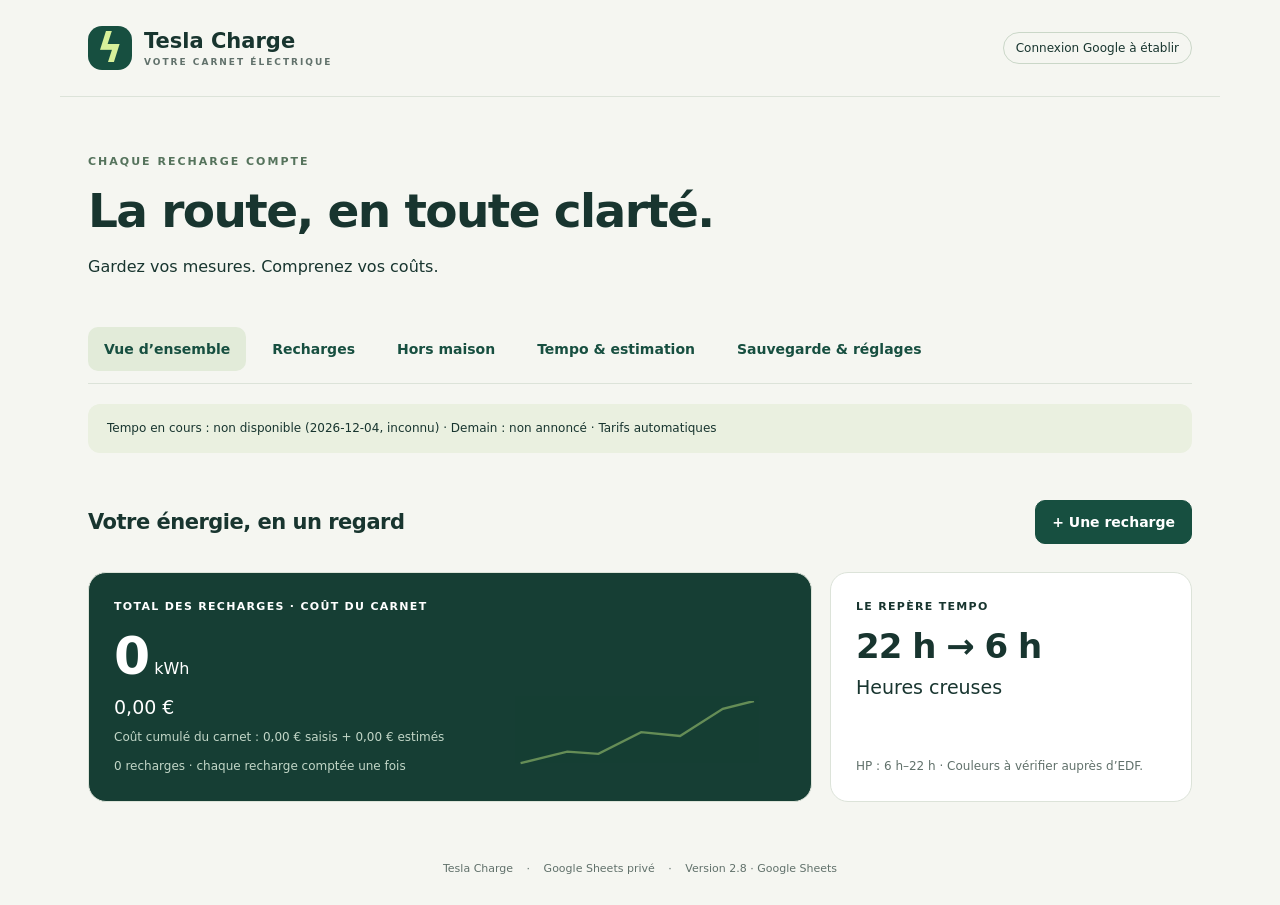
<file: scripts/tesla-charge/index.html>
<!doctype html>
<html lang="fr"><head><meta charset="utf-8"><meta name="viewport" content="width=device-width,initial-scale=1,viewport-fit=cover"><meta name="theme-color" content="#102b27"><meta name="description" content="Votre carnet de recharge Tesla : mesures, coûts et Tempo, même hors connexion."><link rel="manifest" href="./manifest.webmanifest"><link rel="icon" href="./icon.svg" type="image/svg+xml"><link rel="stylesheet" href="./style.css"><title>Tesla Charge · Carnet de recharge</title></head>
<body><header><a class="brand" href="./"><span class="bolt">ϟ</span><span>Tesla Charge<small>VOTRE CARNET ÉLECTRIQUE</small></span></a><span id="network" class="pill">Local sur cet appareil</span></header>
<main><section class="intro"><p class="eyebrow">CHAQUE RECHARGE COMPTE</p><h1>La route, en toute clarté.</h1><p>Gardez vos mesures. Comprenez vos coûts.</p><button id="install" hidden>Installer sur mon Samsung ↗</button></section>
<nav aria-label="Sections"><button data-tab="dashboard" aria-current="page">Vue d’ensemble</button><button data-tab="journal">Recharges</button><button data-tab="outside">Hors maison</button><button data-tab="tempo">Tempo & estimation</button><button data-tab="settings">Sauvegarde & réglages</button></nav>
<aside id="tempo-live" class="notice" aria-live="polite">Tempo · connexion aux données…</aside><div id="message" role="status" aria-live="polite"></div>
<section id="dashboard" class="tab"><div class="section-heading"><h2>Votre énergie, en un regard</h2><button id="add-top" class="primary">+ Une recharge</button></div><div class="stats"><article class="hero-card"><p>TOTAL DES RECHARGES · COÛT DU CARNET</p><div><strong id="ck-energy">—</strong> kWh</div><span id="ck-cost">—</span><small id="ck-cost-info"></small><small id="ck-date"></small><svg viewBox="0 0 300 90" aria-hidden="true"><path d="M0 80L60 65 100 68 155 40 205 45 260 10 300 0"/></svg></article><article class="card"><p>LE REPÈRE TEMPO</p><strong>22 h → 6 h</strong><span>Heures creuses</span><small>HP : 6 h–22 h · Couleurs à vérifier auprès d’EDF.</small></article></div></section>
<section id="journal" class="tab" hidden><div class="section-heading"><h2>Votre carnet de recharges</h2><button id="new" class="primary">+ Une recharge</button></div><aside id="journal-comparison" class="notice"></aside><p id="journal-breakdown" class="muted"></p><label>Filtrer le mois<input id="month" type="month"></label><div id="sessions"></div><p class="muted">Les filtres concernent la date de début. Le cumul Tesla reste un relevé indépendant.</p></section>
<section id="outside" class="tab" hidden><div class="section-heading"><h2>Recharges hors maison</h2><button id="new-outside" class="primary">+ Hors maison</button></div><p>Superchargeur, famille ou autre lieu : gratuit, payant ou paiement à préciser. Ces recharges participent au total général, sans être mélangées aux plages Tempo de la maison.</p><label>Filtrer le mois<input id="outside-month" type="month"></label><div id="outside-summary" class="notice"></div><div id="outside-sessions"></div></section><section id="tempo" class="tab" hidden><h2>Tempo & estimation</h2><article class="card"><h3>Actualisation Tempo</h3><p id="tempo-detail"></p><button id="refresh-tempo">Actualiser maintenant</button><label><input id="tempo-auto" type="checkbox"> Utiliser les tarifs actualisés pour les estimations</label><p class="muted">Source : API Couleur Tempo, service tiers indépendant d’EDF. La date d’effet, la dernière récupération et les éventuelles indisponibilités sont affichées. Les coûts déjà enregistrés ne changent jamais automatiquement.</p><div id="live-tariffs"></div></article><div class="grid"><article class="card"><h3>Votre créneau</h3><label>Date<input type="date" id="slot-date"></label><label>Heure de début<input type="time" id="slot-time" value="22:00"></label><p id="slot-result"></p><p>La couleur et les tarifs sont actualisés en ligne à l’ouverture et au retour dans l’application. Hors connexion, la dernière réponse est conservée et datée. Avant 6 h, la couleur est celle du jour Tempo précédent.</p><a href="https://particulier.edf.fr/fr/accueil/gestion-contrat/options/tempo.html" target="_blank" rel="noopener">Consulter EDF Tempo ↗</a></article><article class="card"><h3>À la prise · appareil 15 A</h3><form id="estimate-form"><label>Durée (heures)<input id="hours" type="number" step="any" min="0.01" max="720" value="8" required></label><label>Tension supposée (V)<input id="volts" type="number" step="any" min="1" max="500" value="230" required></label><label>Intensité (A)<input id="amps" type="number" step="any" min="0.1" max="15" value="15" required></label><label>Couleur de la plage estimée<select id="est-color"><option value="blue">Bleu</option><option value="white">Blanc</option><option value="red">Rouge</option></select></label><label>Plage<select id="est-period"><option>HC</option><option>HP</option></select></label><button class="primary">Estimer</button></form><output id="estimate-result"></output><p class="muted">Hypothèse monophasée et puissance constante P = U × I. Ce résultat n’est ni une mesure réseau ni l’énergie ajoutée à la batterie. Pour un passage HC/HP ou un changement de couleur, calculez chaque segment séparément. 15 A est une limite de saisie, pas une validation de l’installation électrique.</p></article></div></section>
<section id="settings" class="tab" hidden><h2>Vos données, votre maîtrise</h2><div class="grid"><article class="card"><h3>Sauvegardes</h3><p>Le carnet central est conservé dans votre Google Sheets privé. Cet appareil garde un cache et les saisies en attente. Exportez avant de vider les données du navigateur : les saisies non synchronisées et les archives locales ne sont pas encore sur Google.</p><div class="actions"><button id="json-export">Exporter JSON complet</button><button id="csv-export">Exporter CSV recharges</button></div><label>Importer une sauvegarde JSON ou un CSV<input type="file" id="import" accept=".json,.csv,application/json,text/csv"></label><p class="muted">JSON et CSV ajoutent les recharges nouvelles après vérification. Une recharge existante de valeurs différentes bloque l’import ; aucune donnée n’est remplacée. Les réglages actuels sont conservés.</p><div id="import-preview"></div><h3>Installation Samsung</h3><ol><li>Ouvrez l’adresse publique dans Chrome sur votre Samsung.</li><li>Menu ⋮ → Installer l’application, ou Ajouter à l’écran d’accueil → Installer selon la version.</li><li>Ouvrez une première fois en ligne et attendez le message « Prête hors connexion ».</li><li>Vous pouvez ensuite consulter et saisir en mode avion.</li></ol><p id="offline-state">Préparation hors connexion…</p></article><article class="card"><h3>Tarifs Tempo · €/kWh TTC</h3><p>Les tarifs peuvent être actualisés en ligne ou saisis manuellement depuis votre contrat. Une saisie manuelle désactive le mode automatique. Ces tarifs servent seulement aux estimations, sans recalculer vos coûts constatés.</p><form id="tariffs"><div id="tariff-inputs"></div><label>Source vérifiée (facture ou grille EDF)<input name="source" maxlength="500" placeholder="Facture EDF / grille du…"></label><label>Date d’effet<input name="effective" type="date"></label><button class="primary">Enregistrer les tarifs</button></form></article><article class="card"><h3>Mes prises et bornes</h3><div id="devices-list"></div><form id="device-form"><label>Nom<input name="deviceName" required maxlength="100" placeholder="Future borne du garage"></label><label>Intensité maximale indicative (A)<input name="deviceAmps" type="number" min="0.1" max="100" step="any" value="15" required></label><label>Tension indicative (V)<input name="deviceVolts" type="number" min="1" max="500" step="any" value="230" required></label><button class="primary">Ajouter une prise / borne</button></form><p class="muted">Ces caractéristiques identifient l’équipement. Elles ne prouvent pas sa puissance réelle, notamment pour une borne triphasée. Les calculs HC/HP utilisent les horaires et les kWh saisis.</p></article><article class="card"><h3>Relevé cumul Tesla</h3><p>Un point de contrôle indépendant, jamais ajouté aux sessions.</p><form id="checkpoint"><label>Date du constat<input name="date" type="date" required></label><label>Total Tesla (kWh)<input name="kwh" type="number" min="0" step="any" required></label><label>Dernier montant Tesla connu (€), facultatif<input name="cost" type="number" min="0" step="0.01"></label><label>Ce montant couvre-t-il tous les kWh du relevé ?<select name="costCoverage"><option value="unknown">Non confirmé</option><option value="partial">Non, dernières recharges sans prix Tesla</option><option value="complete">Oui, prix final Tesla de tout le relevé</option></select></label><button class="primary">Enregistrer le relevé</button></form></article><article class="card" id="sync-panel"><h3>Google Sheets · carnet partagé</h3><p id="sync-status" role="status" aria-live="polite">Connexion Google en préparation…</p><p>Sur chaque téléphone, connectez le même compte Google puis choisissez « Suivi des recharges Tesla ». L’accès porte sur le fichier sélectionné. Le classeur reste privé.</p><div class="actions"><button id="sync-connect" disabled>Connecter Google</button><button id="sync-pick" disabled>Choisir mon classeur</button><button id="sync-now" disabled>Synchroniser maintenant</button><button id="sync-disconnect" disabled>Fermer la connexion</button></div><p>Hors connexion, les saisies restent dans une file d’attente sur cet appareil. Leur envoi nécessite une connexion Google valide. Les anciennes valeurs sont conservées dans l’historique central ; les modifications concurrentes demandent un choix explicite.</p><div id="sync-conflicts"></div><button id="sync-adopt" hidden>Afficher le carnet central et archiver le carnet local</button><button id="sync-archives">Exporter les archives locales</button><p class="muted">Les jetons Google restent uniquement en mémoire. Aucun mot de passe ni secret OAuth n’est enregistré. Application personnelle indépendante de Tesla et EDF.</p></article></div></section>
</main><footer>Tesla Charge <span>·</span> Google Sheets privé <span>·</span> Version 2.8 · Google Sheets</footer>
<dialog id="editor"><form id="session-form"><div class="section-heading"><h2 id="editor-title">Une nouvelle recharge</h2><button type="button" id="close" aria-label="Fermer">✕</button></div><input type="hidden" name="id"><p class="notice">Pour une recharge entièrement en HC, confirmez ce mode et la couleur Tempo : dates et heures facultatives. Le cumul Tesla de 9,61 € ne doit pas être saisi comme coût individuel.</p><div class="grid"><label>Date de début<input name="start" type="date" required></label><label>Date de fin<input name="end" type="date" required></label><label class="timing-choice">Comment indiquer le début et la fin ?<select name="timingMode"><option value="all-hc">Entièrement HC confirmé (22 h–6 h)</option><option value="periods">Par plages HC / HP</option><option value="precise">Avec des heures précises</option></select></label><label data-period-field>Début de charge<select name="startPeriod"><option value="">Choisir HC ou HP</option><option value="HC">Début en HC (22 h–6 h)</option><option value="HP">Début en HP (6 h–22 h)</option></select></label><label data-period-field>Fin de charge<select name="endPeriod"><option value="">Choisir HC ou HP</option><option value="HC">Fin en HC (22 h–6 h)</option><option value="HP">Fin en HP (6 h–22 h)</option></select></label><label data-exact-field>Heure de début<input name="startTime" type="time"></label><label data-exact-field>Heure de fin réelle de charge<input name="endTime" type="time"></label><label data-exact-field>Origine des horaires<select name="timeKind"><option value="measured">Horaires constatés</option><option value="estimate">Horaires estimés / extrapolés</option></select></label><label>Lieu<select name="location"><option value="home">Maison</option><option value="supercharger">Superchargeur</option><option value="family">Famille</option><option value="other">Autre lieu</option></select></label><label id="device-label">Prise / borne maison<select name="deviceId"></select></label><label>Précision du lieu<input name="place" maxlength="200" placeholder="Station, ville, famille…"></label><label>Paiement<select name="payment"><option value="paid">Payant</option><option value="free">Gratuit</option><option value="unknown">À préciser</option></select></label><label>Énergie (kWh)<input name="kwh" type="number" step="any" min="0" required></label><label>Source de l’énergie<select name="energyKind"><option value="tesla">Affichage Tesla (arrondi possible)</option><option value="meter">Mesure compteur à la prise</option><option value="estimate">Estimation</option></select></label><label>Coût total (€), si connu<input name="cost" type="number" step="0.01" min="0"></label><label>Source du coût<select name="costKind"><option value="reported">Constaté / communiqué</option><option value="estimate">Estimé</option><option value="unknown">Inconnu</option></select></label><label>Couleur Tempo<select name="color"><option value="unknown">Non vérifiée / mixte</option><option value="blue">Bleu</option><option value="white">Blanc</option><option value="red">Rouge</option></select></label><label>Plage<select name="period"><option value="unknown">Inconnue / mixte</option><option>HC</option><option>HP</option></select></label></div><div id="home-allocation"><label>Coefficient de pertes éventuelles<input name="lossCoefficient" type="number" min="1" max="10" step="any" value="1.03"><small>1,03 : hypothèse de 3 % ajoutés à l’énergie batterie. 1 : aucune perte ajoutée. À la prise, utiliser 1. Aucun supplément appliqué à un prix final Tesla saisi.</small></label><label>Répartition HC / HP<select name="allocationMode"><option value="all-hc" disabled>Entièrement HC confirmé</option><option value="time">Estimer d’après les horaires, rythme constant</option><option value="measured">kWh HC et HP mesurés séparément</option><option value="manual-estimate">kWh HC et HP estimés / extrapolés</option><option value="unknown">Répartition inconnue</option></select></label><div id="manual-allocation" class="grid"><label>HC (kWh)<input name="hcKwh" type="number" min="0" step="any"></label><label>HP (kWh)<input name="hpKwh" type="number" min="0" step="any"></label></div><p id="allocation-preview" class="muted"></p><button type="button" id="apply-three-percent">Estimer avec 3 % de pertes</button><button type="button" id="calculate-cost">Estimer le coût Tempo de cette recharge</button><p id="cost-preview" class="muted"></p><p class="muted">Indiquez la fin effective de la charge, pas le débranchement. Le mode entièrement HC est une confirmation explicite de toute la recharge. Avec seulement HC/HP au début et à la fin, les durées et les kWh par plage restent inconnus, même si les deux plages sont identiques ; vous pouvez saisir une répartition manuelle. Pour des pauses ou une puissance variable, les kWh répartis selon le temps restent une estimation. Les heures sont celles de France métropolitaine.</p></div><label>Distance réellement mesurée pour cette recharge (km), facultatif<input name="km" type="number" min="0.01" step="any"><small>N’utilisez pas une autonomie estimée ni des kilomètres couvrant d’autres recharges.</small></label><label>Note<textarea name="note" maxlength="2000"></textarea></label><p id="form-error" role="alert"></p><button class="primary">Enregistrer la recharge</button></form></dialog><script type="module" src="./app.js"></script></body></html>
</file>
<file: scripts/tesla-charge/style.css>
:root{font-family:system-ui,-apple-system,BlinkMacSystemFont,"Segoe UI",sans-serif;color:#18352f;background:#f5f6f1;--green:#174f40;--muted:#61716b;--line:#dce3d9}*{box-sizing:border-box}body{margin:0}header{max-width:1160px;margin:auto;padding:26px 28px;display:flex;justify-content:space-between;align-items:center;border-bottom:1px solid var(--line)}.brand{display:flex;align-items:center;gap:12px;color:inherit;text-decoration:none;font-size:21px;font-weight:750}.brand small{display:block;font-size:9px;letter-spacing:2px;margin-top:4px;color:var(--muted)}.bolt{border-radius:14px;background:var(--green);color:#d8f19a;font-size:40px;line-height:44px;width:44px;text-align:center}.pill{font-size:12px;border:1px solid #cad7c8;padding:8px 12px;border-radius:20px}main{max-width:1160px;margin:auto;padding:0 28px}.intro{padding:45px 0 30px}.eyebrow{letter-spacing:2px;font-size:11px;font-weight:700;color:#55735c}h1{font-size:clamp(30px,4vw,47px);letter-spacing:-1.6px;margin:12px 0}h2{font-size:21px;letter-spacing:-.5px}h3{font-size:18px;margin-top:0}p{line-height:1.65}button,input,select,textarea{font:inherit}button{cursor:pointer;border:1px solid #cdd8cb;background:#fff;border-radius:10px;padding:11px 16px;color:var(--green);font-size:14px;font-weight:650;min-height:44px}button:hover{background:#e6eede}button:disabled{opacity:.5;cursor:wait}.primary{background:var(--green);color:white;border-color:var(--green)}.primary:hover{background:#276953}nav{display:flex;gap:10px;border-bottom:1px solid var(--line);overflow-x:auto;padding:0 0 12px}nav button{border:0;background:none;white-space:nowrap}nav button[aria-current]{background:#e2ebd9}section.tab{padding:18px 0 30px}.section-heading{display:flex;align-items:center;justify-content:space-between;gap:15px;margin:12px 0 20px}.stats{display:grid;grid-template-columns:2fr 1fr;gap:18px}.card,.hero-card{padding:25px;border:1px solid var(--line);border-radius:18px;background:#fff}.stats article{min-height:205px;display:flex;flex-direction:column;gap:10px}.stats p{font-size:11px;letter-spacing:1.3px;font-weight:750;margin:0}.stats strong{font-size:34px;font-weight:650;letter-spacing:-1px}.stats small{color:var(--muted);font-size:12px;line-height:1.6;margin-top:auto}.stats span{font-size:19px}.hero-card{background:#163e34;color:#fff;position:relative;overflow:hidden}.hero-card div strong{font-size:52px}.hero-card small{color:#c2d6c7}.hero-card svg{position:absolute;right:0;bottom:30px;width:48%;height:70px;opacity:.45;pointer-events:none}.hero-card path{stroke:#c5ed82;stroke-width:3;fill:none}.notice{background:#eaf0e0;border-radius:12px;margin:18px 0 30px;padding:15px 19px;font-size:13px;line-height:1.6}.charge-row{display:grid;grid-template-columns:1.7fr 1fr 1fr auto;gap:18px;padding:18px 20px;border:1px solid var(--line);border-radius:13px;background:white;margin-bottom:9px;align-items:center}.charge-row strong,.charge-row small{display:block}.charge-row small{font-size:12px;color:var(--muted);margin-top:6px;line-height:1.5}.charge-row .amount{font-size:20px;font-weight:650}.tag{display:inline-block;font-size:11px;padding:3px 7px;border-radius:6px;background:#edf1e9;color:#416247}.tag.blue{background:#e6eefc;color:#244c92}.tag.white{background:#f4f1e8;color:#605b4c}.tag.red{background:#fce8e5;color:#973728}.quiet{margin-top:22px;background:#edf1e8}.quiet p,.muted{font-size:13px;color:var(--muted)}.grid{display:grid;grid-template-columns:1fr 1fr;gap:20px}.actions{display:flex;gap:8px;flex-wrap:wrap}label{display:block;font-size:13px;font-weight:650;margin:15px 0}input,select,textarea{display:block;width:100%;min-height:46px;border:1px solid #bdcbbb;border-radius:9px;background:#fff;padding:10px;color:#193a30;margin-top:7px}input[type=month]{max-width:250px}textarea{min-height:85px}label small{display:block;font-weight:400;line-height:1.5;margin-top:5px}a{color:#245f49}output{display:block;margin:20px 0;font-size:20px;font-weight:650;line-height:1.6}footer{text-align:center;color:var(--muted);font-size:11px;padding:30px}footer span{margin:0 10px}dialog{max-width:700px;width:calc(100% - 28px);border:1px solid var(--line);border-radius:20px;padding:25px;max-height:90dvh;color:#18352f}dialog::backdrop{background:#102b2780}dialog .grid{gap:0 15px}#message:empty{display:none}#message{padding:12px;background:#e1ecd7;border-radius:8px;margin-top:16px}#form-error{color:#a52e24}.empty{padding:30px;color:var(--muted)}[hidden]{display:none!important}:focus-visible{outline:3px solid #a0b963;outline-offset:3px}@media(max-width:750px){header{padding:18px}.pill{font-size:10px;padding:7px}.brand{font-size:17px}.brand small{font-size:7px}main{padding:0 18px}.intro{padding:28px 0 20px}h1{letter-spacing:-1px}.stats{grid-template-columns:1fr;gap:12px}.hero-card{grid-column:1/-1}.stats article{min-height:165px;padding:20px}.stats strong{font-size:25px}.stats span{font-size:16px}.grid{grid-template-columns:1fr}.charge-row{grid-template-columns:1fr 1fr;gap:12px;padding:16px}.charge-row>div:first-child{grid-column:1/-1}.charge-row>.actions{grid-column:1/-1}.section-heading h2{font-size:18px}.section-heading button{font-size:12px;padding:9px}dialog{padding:18px}dialog .grid{grid-template-columns:1fr 1fr;gap:0 10px}nav{gap:0}nav button{font-size:12px;padding:10px}ol{padding-left:20px;line-height:1.8}}@media(prefers-reduced-motion:no-preference){button{transition:background .15s}}
:root input[type=checkbox]{display:inline-block;width:auto;min-height:0;margin-right:8px}table{width:100%;border-collapse:collapse;font-size:13px;margin-top:15px}td,th{text-align:left;padding:10px 5px;border-bottom:1px solid var(--line)}#tempo-live{margin-top:20px;margin-bottom:10px;font-size:12px}#journal-breakdown{padding:0 3px;font-size:12px}.charge-row .amount small{font-weight:400;font-size:11px;max-width:250px}#tempo>.card{margin-bottom:20px}
.timing-choice{grid-column:1/-1}

#sync-panel{margin:18px 0}#sync-status{overflow-wrap:anywhere}#sync-conflicts pre{white-space:pre-wrap;overflow-wrap:anywhere;font-size:12px;max-height:240px;overflow:auto}.sync-version{border:1px solid var(--line);padding:12px;margin:12px 0;border-radius:10px}

@media(max-width:500px){dialog .grid{grid-template-columns:minmax(0,1fr)}.grid>*{min-width:0}}
</file>
